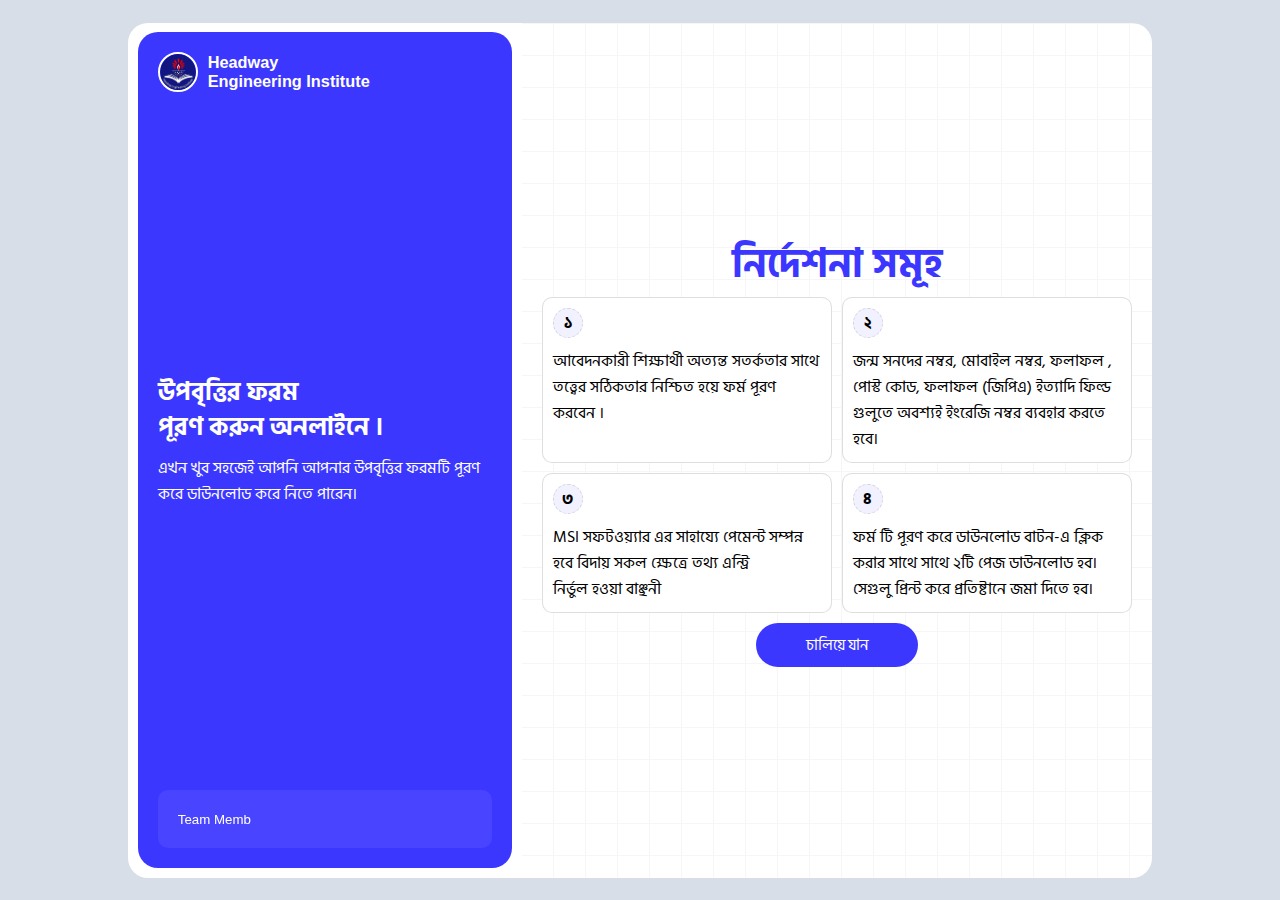
<file: index.html>
<!DOCTYPE html>
<html lang="en">

<head>
    <meta charset="UTF-8">
    <meta name="viewport" content="width=device-width, initial-scale=1.0">
    <title>UpoBritti</title>
    <link rel="stylesheet" href="css/style.css">
    <link rel="stylesheet" href="css/responseive.css">

</head>

<body>
    <main>
        <div id="sidebar">
            <section id="sidebar_branding">
                <img id="branding_image" src="./img/logo.png" alt="logo">
                <h3>Headway<br> Engineering Institute</h3>
            </section>
            <section>
                <h1 id="sidebar_title">উপবৃত্তির ফরম<br> পূরণ করুন অনলাইনে ।</h1>
                <p id="sidebar_desc">এখন খুব সহজেই আপনি আপনার উপবৃত্তির ফরমটি পূরণ করে ডাউনলোড করে নিতে পারেন।</p>
                <button id="sidebar_button">Continue</button>
            </section>
            <section id="sidebar_cradit">
                <div id="credit_holder">
                    <p id="auto_type"></p>
                </div>
            </section>
        </div>
        <form>
            <div id="instruction">
                <h2 id="instruction_title">নির্দেশনা সমূহ</h2>
                <div id="instruction_boxes">
                    <div class="instruction_box">
                        <div class="box_number">১</div>
                        <p class="box_desc">আবেদনকারী শিক্ষার্থী অত্যন্ত সতর্কতার সাথে তত্ত্বের সঠিকতার নিশ্চিত হয়ে
                            ফর্ম পূরণ করবেন ।</p>
                    </div>
                    <div class="instruction_box">
                        <div class="box_number">২</div>
                        <p class="box_desc">জন্ম সনদের নম্বর, মোবাইল নম্বর, ফলাফল , পোস্ট কোড, ফলাফল (জিপিএ) ইত্যাদি
                            ফিল্ড গুলুতে অবশ্যই ইংরেজি নম্বর ব্যবহার করতে হবে।</p>
                    </div>
                    <div class="instruction_box">
                        <div class="box_number">৩</div>
                        <p class="box_desc">MSI সফটওয়্যার এর সাহায্যে পেমেন্ট সম্পন্ন হবে বিদায় সকল ক্ষেত্রে তথ্য
                            এন্ট্রি নির্ভুল হওয়া বাঞ্ছনী</p>
                    </div>
                    <div class="instruction_box">
                        <div class="box_number">৪</div>
                        <p class="box_desc">
                            ফর্ম টি পূরণ করে ডাউনলোড বাটন-এ ক্লিক করার সাথে সাথে ২টি পেজ ডাউনলোড হব। সেগুলু প্রিন্ট করে
                            প্রতিষ্টানে জমা দিতে হব।
                        </p>
                    </div>
                </div>
                <button id="instruction_button" type="button">চালিয়ে যান</button>

            </div>
            <div id="inputs" class="go_right">
                <div id="inputs_area">
                    <section>
                        <div class="section_heading">
                            <h3 class="section_title">ব্যক্তিগত তথ্য</h3>
                            <p class="section_desc">ফরমে চাওয়া প্রতিটি তথ্য দিয়ে পরবর্তী ধাপে যান।</p>
                        </div>
                        <div class="all_inputs">
                            <div class="input_group">
                                <label for="name_bangla">শিক্ষার্থীর নাম (বাংলা)</label>
                                <input id="name_bangla" name="name_bangla" type="text" class="input" spellcheck="false"
                                    required>
                            </div>
                            <div class="input_group">
                                <label for="name_english">শিক্ষার্থীর নাম (ইংরেজি)</label>
                                <input id="name_english" name="name_english" type="text" class="input"
                                    spellcheck="false" required>
                            </div>
                            <div class="input_group">
                                <label for="birth_certificate">জন্ম সনদের নাম্বার</label>
                                <input id="birth_certificate" name="birth_certificate" type="number" class="input"
                                    required>
                            </div>
                            <div class="input_group">
                                <label for="birth_date">জন্ম তারিখ</label>
                                <input id="birth_date" name="birth_date" type="date" class="input" required>
                            </div>
                            <div class="input_group">
                                <label for="sex">লিঙ্গ</label>
                                <select id="sex" name="sex" class="input" required>
                                    <option value="পুরুষ">পুরুষ</option>
                                    <option value="মহিলা">মহিলা</option>
                                    <option value="অন্যান্য">অন্যান্য</option>
                                </select>
                            </div>
                            <div class="input_group">
                                <label for="father_name_bangla">পিতার নাম (বাংলা)</label>
                                <input id="father_name_bangla" name="father_name_bangla" type="text" class="input"
                                    spellcheck="false" required>
                            </div>
                            <div class="input_group">
                                <label for="father_name_english">পিতার নাম (ইংরেজি)</label>
                                <input id="father_name_english" name="father_name_english" type="text" class="input"
                                    spellcheck="false" required>
                            </div>
                            <div class="input_group">
                                <label for="father_nid">পিতার এন আই ডি</label>
                                <input id="father_nid" name="father_nid" type="number" class="input" required>
                            </div>
                            <div class="input_group">
                                <label for="father_birthdate">পিতার জন্ম তারিখ</label>
                                <input id="father_birthdate" name="father_birthdate" type="date" class="input" required>
                            </div>
                            <div class="input_group">
                                <label for="father_mobile">পিতার মোবাইল নম্বর</label>
                                <input id="father_mobile" name="father_mobile" type="number" class="input" required>
                            </div>
                            <div class="input_group">
                                <label for="marital_status">বৈবাহিক অবস্থা</label>
                                <select id="marital_status" name="marital_status" class="input">
                                    <option value="বিবাহিত">বিবাহিত</option>
                                    <option value="অবিবাহিত">অবিবাহিত</option>
                                </select>
                            </div>
                            <div class="input_group">
                                <label for="mother_name_bangla">মাতার নাম (বাংলা )</label>
                                <input id="mother_name_bangla" name="mother_name_bangla" type="text" class="input"
                                    spellcheck="false" required>
                            </div>
                            <div class="input_group">
                                <label for="mother_name_english">মাতার নাম (ইংরেজি)</label>
                                <input id="mother_name_english" name="mother_name_english" type="text" class="input"
                                    spellcheck="false" required>
                            </div>
                            <div class="input_group">
                                <label for="mother_nid">মাতার এন আই ডি</label>
                                <input id="mother_nid" name="mother_nid" type="number" class="input" required>
                            </div>
                            <div class="input_group">
                                <label for="mother_birthdate">মাতার জন্ম তারিখ</label>
                                <input id="mother_birthdate" name="mother_birthdate" type="date" class="input" required>
                            </div>
                            <div class="input_group">
                                <label for="mother_mobile">মাতার মোবাইল নম্বর</label>
                                <input id="mother_mobile" name="mother_mobile" type="number" class="input" required>
                            </div>
                        </div>
                    </section>
                    <section>
                        <div class="section_heading">
                            <h3 class="section_title">স্থায়ী ঠিকানা</h3>
                            <p class="section_desc">ফরমে চাওয়া প্রতিটি তথ্য দিয়ে পরবর্তী ধাপে যান।</p>
                        </div>
                        <div class="all_inputs">
                            <div class="input_group">
                                <label for="permanent_division">বিভাগ</label>
                                <select id="permanent_division" name="permanent_division" class="input" required>
                                    <option value="">বিভাগ সিলেক্ট করুন</option>
                                </select>
                            </div>
                            <div class="input_group">
                                <label for="permanent_district">জেলা</label>
                                <select id="permanent_district" name="permanent_district" class="input" required>
                                    <option value="">জেলা সিলেক্ট করুন</option>
                                </select>
                            </div>
                            <div class="input_group">
                                <label for="permanent_upozila">উপজেলা</label>
                                <select id="permanent_upozila" name="permanent_upozila" class="input" required>
                                    <option value="">উপজেলা সিলেক্ট করুন</option>
                                </select>
                            </div>
                            <div class="input_group">
                                <label for="permanent_union">পৌরসভা/ইউনিয়ন/সিটি কর্পোরেশন</label>
                                <input id="permanent_union" name="permanent_union" type="text" class="input"
                                    spellcheck="false" required>
                            </div>
                            <div class="input_group">
                                <label for="permanent_postcode">পোস্ট কোড</label>
                                <input id="permanent_postcode" name="permanent_postcode" type="number" class="input"
                                    required>
                            </div>
                            <div class="input_group">
                                <label for="permanent_location">ঠিকানা / গ্রাম</label>
                                <input id="permanent_location" name="permanent_location" type="text" class="input"
                                    spellcheck="false" required>
                            </div>
                        </div>
                    </section>
                    <section>
                        <div class="section_heading">
                            <h3 class="section_title">বর্তমান ঠিকানা</h3>
                            <p class="section_desc">ফরমে চাওয়া প্রতিটি তথ্য দিয়ে পরবর্তী ধাপে যান।</p>
                        </div>
                        <div class="all_inputs">
                            <div class="input_group">
                                <label for="present_division">বিভাগ</label>
                                <select id="present_division" name="present_division" class="input" required>
                                    <option value="">বিভাগ সিলেক্ট করুন</option>
                                </select>
                            </div>
                            <div class="input_group">
                                <label for="present_district">জেলা</label>
                                <select id="present_district" name="present_district" class="input" required>
                                    <option value="">জেলা সিলেক্ট করুন</option>
                                </select>
                            </div>
                            <div class="input_group">
                                <label for="present_upozila">উপজেলা</label>
                                <select id="present_upozila" name="present_upozila" class="input" required>
                                    <option value="">উপজেলা সিলেক্ট করুন</option>
                                </select>
                            </div>
                            <div class="input_group">
                                <label for="present_union">পৌরসভা/ইউনিয়ন/সিটি কর্পোরেশন</label>
                                <input id="present_union" name="present_union" type="text" class="input"
                                    spellcheck="false" required>
                            </div>
                            <div class="input_group">
                                <label for="present_postcode">পোস্ট কোড</label>
                                <input id="present_postcode" name="present_postcode" type="number" class="input"
                                    required>
                            </div>
                            <div class="input_group">
                                <label for="present_location">ঠিকানা / গ্রাম</label>
                                <input id="present_location" name="present_location" type="text" class="input"
                                    spellcheck="false" required>
                            </div>
                        </div>
                    </section>
                    <section>
                        <div class="section_heading">
                            <h3 class="section_title">পূর্ববর্তী শিক্ষা তথ্য</h3>
                            <p class="section_desc">ফরমে চাওয়া প্রতিটি তথ্য দিয়ে পরবর্তী ধাপে যান।</p>
                        </div>
                        <div class="all_inputs">
                            <div class="input_group">
                                <label for="previous_edu_division">বিভাগ</label>
                                <select id="previous_edu_division" name="previous_edu_division" class="input" required>
                                    <option value="">বিভাগ সিলেক্ট করুন</option>
                                </select>
                            </div>
                            <div class="input_group">
                                <label for="previous_edu_district">জেলা</label>
                                <select id="previous_edu_district" name="previous_edu_district" class="input" required>
                                    <option value="">জেলা সিলেক্ট করুন</option>
                                </select>
                            </div>
                            <div class="input_group">
                                <label for="previous_edu_upozila">উপজেলা</label>
                                <select id="previous_edu_upozila" name="previous_edu_upozila" class="input" required>
                                    <option value="">উপজেলা সিলেক্ট করুন</option>
                                </select>
                            </div>
                            <div class="input_group">
                                <label for="previous_institute_name">প্রতিষ্ঠানের নাম</label>
                                <input id="previous_institute_name" name="previous_institute_name" type="text"
                                    class="input" spellcheck="false" required>
                            </div>
                            <div class="input_group">
                                <label for="passing_year">উত্তীন হওয়ার বছর</label>
                                <input id="passing_year" name="passing_year" type="number" class="input" required>
                            </div>
                            <div class="input_group">
                                <label for="previous_edu_board">বোর্ড</label>
                                <select id="previous_edu_board" name="previous_edu_board" class="input" required>
                                    <option value="সিলেট">সিলেট</option>
                                    <option value="ঢাকা">ঢাকা</option>
                                    <option value="চট্টগ্রাম">চট্টগ্রাম</option>
                                    <option value="রাজশাহী">রাজশাহী</option>
                                    <option value="যশোর">যশোর</option>
                                    <option value="কুমিল্লা">কুমিল্লা</option>
                                    <option value="বরিশাল">বরিশাল</option>
                                    <option value="দিনাজপুর">দিনাজপুর</option>
                                    <option value="বাংলাদেশ কারিগরি শিক্ষা বোর্ড">
                                        বাংলাদেশ কারিগরি শিক্ষা বোর্ড
                                    </option>
                                    <option value="বাংলাদেশ মাদ্রাসা শিক্ষা বোর্ড">
                                        বাংলাদেশ মাদ্রাসা শিক্ষা বোর্ড
                                    </option>
                                </select>
                            </div>
                            <div class="input_group">
                                <label for="previous_edu_technology">টেকনোলজি/ট্রেড</label>
                                <select id="previous_edu_technology" name="previous_edu_technology" class="input"
                                    required>
                                    <option value="">টেকনোলজি সিলেক্ট করুন</option>
                                    <option value="কম্পিউটার টেকনোলজি">কম্পিউটার টেকনোলজি</option>
                                    <option value="সিভিল টেকনোলজি">সিভিল টেকনোলজি</option>
                                    <option value="ইলেকট্রনিক্স টেকনোলজি">ইলেকট্রনিক্স টেকনোলজি</option>
                                    <option value="আর্কিটেকচার টেকনোলজি">আর্কিটেকচার টেকনোলজি</option>
                                    <option value="others">অন্যান্য</option>
                                </select>
                                <input id="others_previous_edu_technology" type="text" class="input">
                            </div>
                            <div class="input_group">
                                <label for="previous_exam">পূর্ববর্তী পরীক্ষার নাম</label>
                                <select id="previous_exam" name="previous_exam" class="input" required>
                                    <option value="এস.এস.সি" selected>এস.এস.সি</option>
                                    <option value="এইচ.এস.সি">এইচ.এস.সি</option>
                                </select>
                            </div>
                            <div class="input_group">
                                <label for="previous_roll">রোল</label>
                                <input id="previous_roll" name="previous_roll" type="number" class="input" required>
                            </div>
                            <div class="input_group">
                                <label for="previous_result">ফলাফল (জিপিএ)</label>
                                <input id="previous_result" name="previous_result" type="number" class="input" required>
                            </div>
                        </div>
                    </section>
                    <section>
                        <div class="section_heading">
                            <h3 class="section_title">বর্তমান শিক্ষা তথ্য</h3>
                            <p class="section_desc">ফরমে চাওয়া প্রতিটি তথ্য দিয়ে পরবর্তী ধাপে যান।</p>
                        </div>
                        <div class="all_inputs">
                            <div class="input_group">
                                <label for="present_edu_division">বিভাগ</label>
                                <select id="present_edu_division" name="present_edu_division" class="input" required>
                                    <option value="">বিভাগ সিলেক্ট করুন</option>
                                </select>
                            </div>
                            <div class="input_group">
                                <label for="present_edu_district">জেলা</label>
                                <select id="present_edu_district" name="present_edu_district" class="input" required>
                                    <option value="">জেলা সিলেক্ট করুন</option>
                                </select>
                            </div>
                            <div class="input_group">
                                <label for="present_edu_upozila">উপজেলা</label>
                                <select id="present_edu_upozila" name="present_edu_upozila" class="input" required>
                                    <option value="">উপজেলা সিলেক্ট করুন</option>
                                </select>
                            </div>
                            <div class="input_group">
                                <label for="present_institute_name">প্রতিষ্ঠানের নাম</label>
                                <input id="present_institute_name" name="present_institute_name" type="text"
                                    class="input" spellcheck="false" required>
                            </div>
                            <div class="input_group">
                                <label for="semister">শ্রেনী</label>
                                <select id="semister" name="semister" class="input" required>
                                    <option value="">শ্রেনী সিলেক্ট করুন</option>
                                    <option value="প্রথম সেমিস্টার">প্রথম সেমিস্টার</option>
                                    <option value="দ্বিতীয় সেমিস্টার">দ্বিতীয় সেমিস্টার</option>
                                    <option value="তৃতীয় সেমিস্টার">তৃতীয় সেমিস্টার</option>
                                    <option value="চতুর্থ সেমিস্টার">চতুর্থ সেমিস্টার</option>
                                    <option value="পঞ্চম সেমিস্টার">পঞ্চম সেমিস্টার</option>
                                    <option value="ষষ্ঠ সেমিস্টার">ষষ্ঠ সেমিস্টার</option>
                                    <option value="সপ্তম সেমিস্টার">সপ্তম সেমিস্টার</option>
                                    <option value="অষ্টম সেমিস্টার">অষ্টম সেমিস্টার</option>
                                </select>
                            </div>
                            <div class="input_group">
                                <label for="present_edu_technology">টেকনোলজি/ট্রেড</label>
                                <select id="present_edu_technology" name="present_edu_technology" class="input"
                                    required>
                                    <option value="">টেকনোলজি সিলেক্ট করুন</option>
                                    <option value="কম্পিউটার টেকনোলজি">কম্পিউটার টেকনোলজি</option>
                                    <option value="সিভিল টেকনোলজি">সিভিল টেকনোলজি</option>
                                    <option value="ইলেকট্রনিক্স টেকনোলজি">ইলেকট্রনিক্স টেকনোলজি</option>
                                    <option value="আর্কিটেকচার টেকনোলজি">আর্কিটেকচার টেকনোলজি</option>
                                    <option value="others">অন্যান্য</option>
                                </select>
                                <input id="others_present_edu_technology" type="text" class="input">
                            </div>
                            <div class="input_group">
                                <label for="present_shift">শিফট এবং গ্রুপ</label>
                                <input id="present_shift" name="present_shift" type="text" class="input"
                                    spellcheck="false">
                            </div>
                            <div class="input_group">
                                <label for="present_roll">রোল</label>
                                <input id="present_roll" name="present_roll" type="number" class="input"
                                    spellcheck="false" required>
                            </div>
                        </div>
                    </section>
                    <section>
                        <div class="section_heading">
                            <h3 class="section_title">অভিভাবকের তথ্য</h3>
                            <p class="section_desc">ফরমে চাওয়া প্রতিটি তথ্য দিয়ে পরবর্তী ধাপে যান।</p>
                        </div>
                        <div class="all_inputs">
                            <div class="input_group">
                                <label for="guardian">সম্পর্ক নির্বাচন করুন</label>
                                <select id="guardian" name="guardian" class="input" required>
                                    <option value="">সম্পর্ক নির্বাচন করুন</option>
                                    <option value="পিতা">পিতা</option>
                                    <option value="মাতা">মাতা</option>
                                    <option value="ভাই">ভাই</option>
                                    <option value="বোন">বোন</option>
                                    <option value="অন্যান্য">অন্যান্য</option>
                                </select>
                            </div>
                            <div class="input_group">
                                <label for="guardian_name_bangla">নাম (বাংলা)</label>
                                <input id="guardian_name_bangla" name="guardian_name_bangla" type="text" class="input"
                                    spellcheck="false" required>
                            </div>
                            <div class="input_group">
                                <label for="guardian_name_english">নাম (ইংরেজি)</label>
                                <input id="guardian_name_english" name="guardian_name_english" type="text" class="input"
                                    spellcheck="false" required>
                            </div>
                            <div class="input_group">
                                <label for="guardian_nid">অভিভাবকের এনআইডি</label>
                                <input id="guardian_nid" name="guardian_nid" type="number" class="input" required>
                            </div>
                            <div class="input_group">
                                <label for="guardian_birthdate">জন্ম তারিখ</label>
                                <input id="guardian_birthdate" name="guardian_birthdate" type="date" class="input"
                                    required>
                            </div>
                            <div class="input_group">
                                <label for="guardian_mobile">মোবাইল নম্বর</label>
                                <input id="guardian_mobile" name="guardian_mobile" type="number" class="input" required>
                            </div>
                        </div>
                    </section>
                    <section>
                        <div class="section_heading">
                            <h3 class="section_title">যোগ্যতার শর্ত এবং সংযুক্তি</h3>
                            <p class="section_desc">ফরমে চাওয়া প্রতিটি তথ্য দিয়ে পরবর্তী ধাপে যান।</p>
                        </div>
                        <div class="all_inputs">
                            <div class="input_group">
                                <label for="edu_cost_bearer">পড়াশুনা খরচ বহন করবে কে?</label>
                                <select id="edu_cost_bearer" name="edu_cost_bearer" class="input" required>
                                    <option value="পিতা&check;/মাতা/অভিভাবক">পিতা</option>
                                    <option value="পিতা/মাতা&check;/অভিভাবক">মাতা</option>
                                    <option value="পিতা/মাতা/অভিভাবক&check;">অভিভাবক</option>
                                </select>
                            </div>
                            <div class="input_group">
                                <label for="minority">আবেদনকারী কি বাংলাদেশের কোনও ক্ষুদ্র নৃ-গোষ্ঠিীর</label>
                                <select id="minority" name="minority" class="input" required>
                                    <option value="হ্যাঁ&check;/না">হ্যাঁ</option>
                                    <option value="হ্যাঁ/না&check;">না</option>
                                </select>
                            </div>
                            <div class="input_group">
                                <label for="Freedom_fighters">আবেদনকারী কি মুক্তিযোদ্ধা পরিবারের সন্তান (মুক্তিযোদ্ধা
                                    প্রজন্ম)?</label>
                                <select id="Freedom_fighters" name="Freedom_fighters" class="input" required>
                                    <option value="হ্যাঁ&check;/না">হ্যাঁ</option>
                                    <option value="হ্যাঁ/না&check;">না</option>
                                </select>
                            </div>
                            <div class="input_group">
                                <label for="another_stipand_source">আবেদনকারী কি অন্য কোন উৎস হতে বৃত্তি/উপবৃত্তি
                                    পান?</label>
                                <select id="another_stipand_source" name="another_stipand_source" class="input"
                                    required>
                                    <option value="হ্যাঁ&check;/না">হ্যাঁ</option>
                                    <option value="হ্যাঁ/না&check;">না</option>
                                </select>
                            </div>
                            <div class="input_group">
                                <label for="physical_disability">আবেদনকারীর কি কোন শারীরিক প্রতিবন্ধকতা আছে?</label>
                                <select id="physical_disability" name="physical_disability" class="input" required>
                                    <option value="হ্যাঁ&check;/না">হ্যাঁ</option>
                                    <option value="হ্যাঁ/না&check;">না</option>
                                </select>
                            </div>
                        </div>
                    </section>


                    <section>
                        <div class="section_heading">
                            <h3 class="section_title">পেমেন্ট বিবরণ</h3>
                            <p class="section_desc">ফরমে চাওয়া প্রতিটি তথ্য দিয়ে পরবর্তী ধাপে যান।</p>
                        </div>
                        <div class="all_inputs">
                            <div class="input_group">
                                <label for="payment_method">মোবাইল ব্যাংকিং সেবাদাকারী প্রতিষ্টান</label>
                                <select id="payment_method" name="payment_method" class="input" required>
                                    <option value="বিকাশ&check; / নগদ">বিকাশ</option>
                                    <option value="বিকাশ / নগদ&check;" selected>নগদ</option>
                                </select>
                            </div>
                            <div class="input_group">
                                <label for="payment_reciver_nid">অ্যাকাউন্টধারীর এনআইডি নম্বর</label>
                                <input id="payment_reciver_nid" name="payment_reciver_nid" type="number" class="input"
                                    required>
                            </div>
                            <div class="input_group">
                                <label for="account_number">অ্যাকাউন্ট নম্বর</label>
                                <input id="account_number" name="account_number" type="number" class="input" required>
                            </div>
                        </div>
                    </section>
                </div>
                <div id="buttons_area">
                    <button type="button" class="button">পূর্ববর্তী</button>
                    <button type="button" class="button" id="button_download">ডউনলোড<span class="button_icon"><img
                                src="./img/icon_download.svg" alt=""></span></button>
                </div>
            </div>
        </form>
    </main>
    <script src="./js/vandor/typed.umd.js"></script>
    <script src="./js/vandor/html2pdf.bundle.min.js"></script>
    <script type="module" src="./js/script.js"></script>
</body>

</html>
</file>
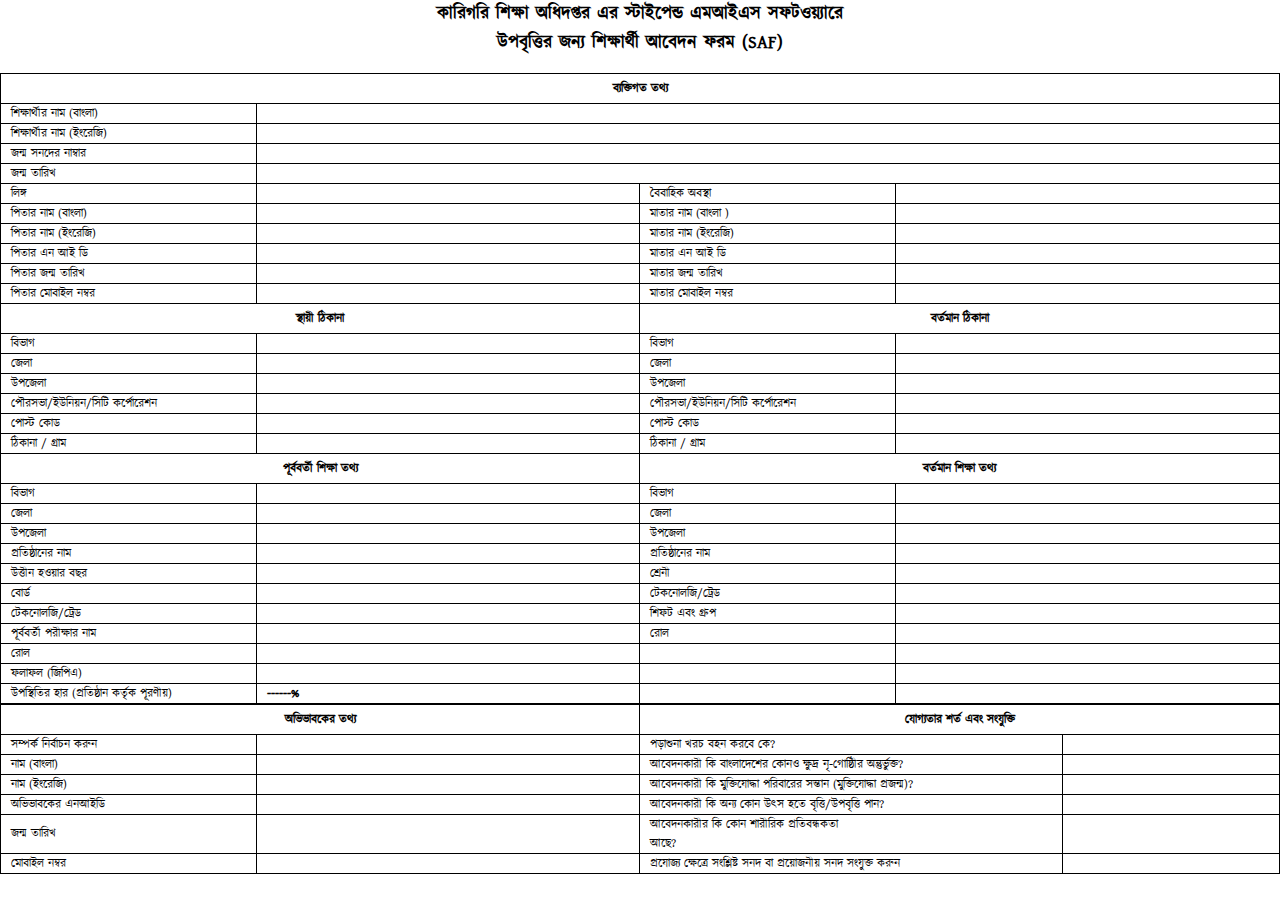
<file: pages/page_one.html>
<!DOCTYPE html>
<html lang="en">

<head>
    <meta charset="UTF-8">
    <meta name="viewport" content="width=device-width, initial-scale=1.0">
    <title>Document</title>
    <link rel="stylesheet" href="../pages/page.css">
</head>

<body>
    <h1 id="title">
        কারিগরি শিক্ষা অধিদপ্তর এর স্টাইপেন্ড এমআইএস সফটওয়্যারে<br />
        উপবৃত্তির জন্য শিক্ষার্থী আবেদন ফরম (SAF)
    </h1>
    <table id="table_one">
        <col style="width:20%">
        <col style="width:30%">
        <col style="width:20%">
        <col style="width:30%">
        <tr>
            <th colspan=" 5">ব্যক্তিগত তথ্য</th>
        </tr>
        <tr>
            <td>শিক্ষার্থীর নাম (বাংলা)</td>
            <td id="name_bangla" colspan="4" lang="bn"></td>
        </tr>
        <tr>
            <td>শিক্ষার্থীর নাম (ইংরেজি)</td>
            <td id="name_english" colspan="4"></td>
        </tr>
        <tr>
            <td>জন্ম সনদের নাম্বার</td>
            <td id="birth_certificate" colspan="4"></td>
        </tr>
        <tr>
            <td>জন্ম তারিখ</td>
            <td id="birth_date" colspan="4"></td>
        </tr>
        <tr>
            <td>লিঙ্গ</td>
            <td id="sex" lang="bn"></td>
            <td>বৈবাহিক অবস্থা</td>
            <td id="marital_status" lang="bn"></td>
        </tr>
        <tr>
            <td>পিতার নাম (বাংলা)</td>
            <td id="father_name_bangla" lang="bn"></td>
            <td>মাতার নাম (বাংলা )</td>
            <td id="mother_name_bangla" lang="bn"></td>
        </tr>
        <tr>
            <td>পিতার নাম (ইংরেজি)</td>
            <td id="father_name_english"></td>
            <td>মাতার নাম (ইংরেজি)</td>
            <td id="mother_name_english"></td>
        </tr>
        <tr>
            <td>পিতার এন আই ডি</td>
            <td id="father_nid"></td>
            <td>মাতার এন আই ডি</td>
            <td id="mother_nid"></td>
        </tr>
        <tr>
            <td>পিতার জন্ম তারিখ</td>
            <td id="father_birthdate"></td>
            <td>মাতার জন্ম তারিখ</td>
            <td id="mother_birthdate"></td>
        </tr>
        <tr>
            <td>পিতার মোবাইল নম্বর</td>
            <td id="father_mobile"></td>
            <td>মাতার মোবাইল নম্বর</td>
            <td id="mother_mobile"></td>
        </tr>
        <tr>
            <th colspan="2">স্থায়ী ঠিকানা</th>
            <th colspan="2">বর্তমান ঠিকানা</th>
        </tr>
        <tr>
            <td>বিভাগ</td>
            <td id="permanent_division" lang="bn"></td>
            <td>বিভাগ</td>
            <td id="present_division" lang="bn"></td>
        </tr>
        <tr>
            <td>জেলা</td>
            <td id="permanent_district" lang="bn"></td>
            <td>জেলা</td>
            <td id="present_district" lang="bn"></td>
        </tr>
        <tr>
            <td>উপজেলা</td>
            <td id="permanent_upozila" lang="bn"></td>
            <td>উপজেলা</td>
            <td id="present_upozila" lang="bn"></td>
        </tr>
        <tr>
            <td>পৌরসভা/ইউনিয়ন/সিটি কর্পোরেশন</td>
            <td id="permanent_union" lang="bn"></td>
            <td>পৌরসভা/ইউনিয়ন/সিটি কর্পোরেশন</td>
            <td id="present_union" lang="bn"></td>
        </tr>
        <tr>
            <td>পোস্ট কোড</td>
            <td id="permanent_postcode"></td>
            <td>পোস্ট কোড</td>
            <td id="present_postcode"></td>
        </tr>
        <tr>
            <td>ঠিকানা / গ্রাম</td>
            <td id="permanent_location" lang="bn"></td>
            <td>ঠিকানা / গ্রাম</td>
            <td id="present_location" lang="bn"></td>
        </tr>
        <tr>
            <th colspan="2" style="width: 50%;">পূর্ববর্তী শিক্ষা তথ্য</th>
            <th colspan="2" style="width: 50%;">বর্তমান শিক্ষা তথ্য</th>
        </tr>
        <tr>
            <td>বিভাগ</td>
            <td id="previous_edu_division" lang="bn"></td>
            <td>বিভাগ</td>
            <td id="present_edu_division" lang="bn"></td>
        </tr>
        <tr>
            <td>জেলা</td>
            <td id="previous_edu_district" lang="bn"></td>
            <td>জেলা</td>
            <td id="present_edu_district" lang="bn"></td>
        </tr>
        <tr>
            <td>উপজেলা</td>
            <td id="previous_edu_upozila" lang="bn"></td>
            <td>উপজেলা</td>
            <td id="present_edu_upozila" lang="bn"></td>
        </tr>
        <tr>
            <td>প্রতিষ্ঠানের নাম</td>
            <td id="previous_institute_name" lang="bn"></td>
            <td>প্রতিষ্ঠানের নাম</td>
            <td id="present_institute_name" lang="bn"></td>
        </tr>
        <tr>
            <td>উত্তীন হওয়ার বছর</td>
            <td id="passing_year" lang="bn"></td>
            <td>শ্রেনী</td>
            <td id="semister" lang="bn"></td>
        </tr>
        <tr>
            <td>বোর্ড</td>
            <td id="previous_edu_board" lang="bn"></td>
            <td>টেকনোলজি/ট্রেড</td>
            <td id="present_edu_technology" lang="bn"></td>
        </tr>
        <tr>
            <td>টেকনোলজি/ট্রেড</td>
            <td id="previous_edu_technology" lang="bn"></td>
            <td>শিফট এবং গ্রুপ</td>
            <td id="present_shift" lang="bn"></td>
        </tr>
        <tr>
            <td>পূর্ববর্তী পরীক্ষার নাম</td>
            <td id="previous_exam" lang="bn"></td>
            <td>রোল</td>
            <td id="present_roll"></td>
        </tr>
        <tr>
            <td>রোল</td>
            <td id="previous_roll"></td>
            <td></td>
            <td></td>
        </tr>
        <tr>
            <td>ফলাফল (জিপিএ)</td>
            <td id="previous_result"></td>
            <td></td>
            <td></td>
        </tr>
        <tr>
            <td>উপস্থিতির হার (প্রতিষ্ঠান কর্তৃক পূরণীয়)</td>
            <td><b>------%</b></td>
            <td></td>
            <td></td>
        </tr>
    </table>
    <table id="table_two">
        <col style="width:20%">
        <col style="width:30%">
        <col style="width:33%">
        <col style="width:17%">
        <tr>
            <th colspan="2">অভিভাবকের তথ্য</th>
            <th colspan="2">যোগ্যতার শর্ত এবং সংযুক্তি</th>
        </tr>
        <tr>
            <td>সম্পর্ক নির্বাচন করুন</td>
            <td id="guardian" lang="bn"></td>
            <td>পড়াশুনা খরচ বহন করবে কে?</td>
            <td id="edu_cost_bearer"></td>
        </tr>
        <tr>
            <td>নাম (বাংলা)</td>
            <td id="guardian_name_bangla" lang="bn"></td>
            <td>আবেদনকারী কি বাংলাদেশের কোনও ক্ষুদ্র নৃ-গোষ্ঠিীর
                অন্তুর্ভুক্ত?</td>
            <td id="minority" lang="bn"></td>
        </tr>
        <tr>
            <td>নাম (ইংরেজি)</td>
            <td id="guardian_name_english" lang="bn"></td>
            <td>আবেদনকারী কি মুক্তিযোদ্ধা পরিবারের সন্তান (মুক্তিযোদ্ধা
                প্রজন্ম)?</td>
            <td id="Freedom_fighters" lang="bn"></td>
        </tr>
        <tr>
            <td>অভিভাবকের এনআইডি</td>
            <td id="guardian_nid" lang="bn"></td>
            <td>আবেদনকারী কি অন্য কোন উৎস হতে বৃত্তি/উপবৃত্তি পান?</td>
            <td id="another_stipand_source" lang="bn"></td>
        </tr>
        <tr>
            <td>জন্ম তারিখ</td>
            <td id="guardian_birthdate"></td>
            <td>আবেদনকারীর কি কোন শারীরিক প্রতিবন্ধকতা <br>আছে?</td>
            <td id="physical_disability" lang="bn"></td>
        </tr>
        <tr>
            <td>মোবাইল নম্বর</td>
            <td id="guardian_mobile"></td>
            <td>প্রযোজ্য ক্ষেত্রে সংশ্লিষ্ট সনদ বা প্রয়োজনীয় সনদ সংযুক্ত করুন</td>
            <td></td>
        </tr>
    </table>
</body>

</html>
</file>
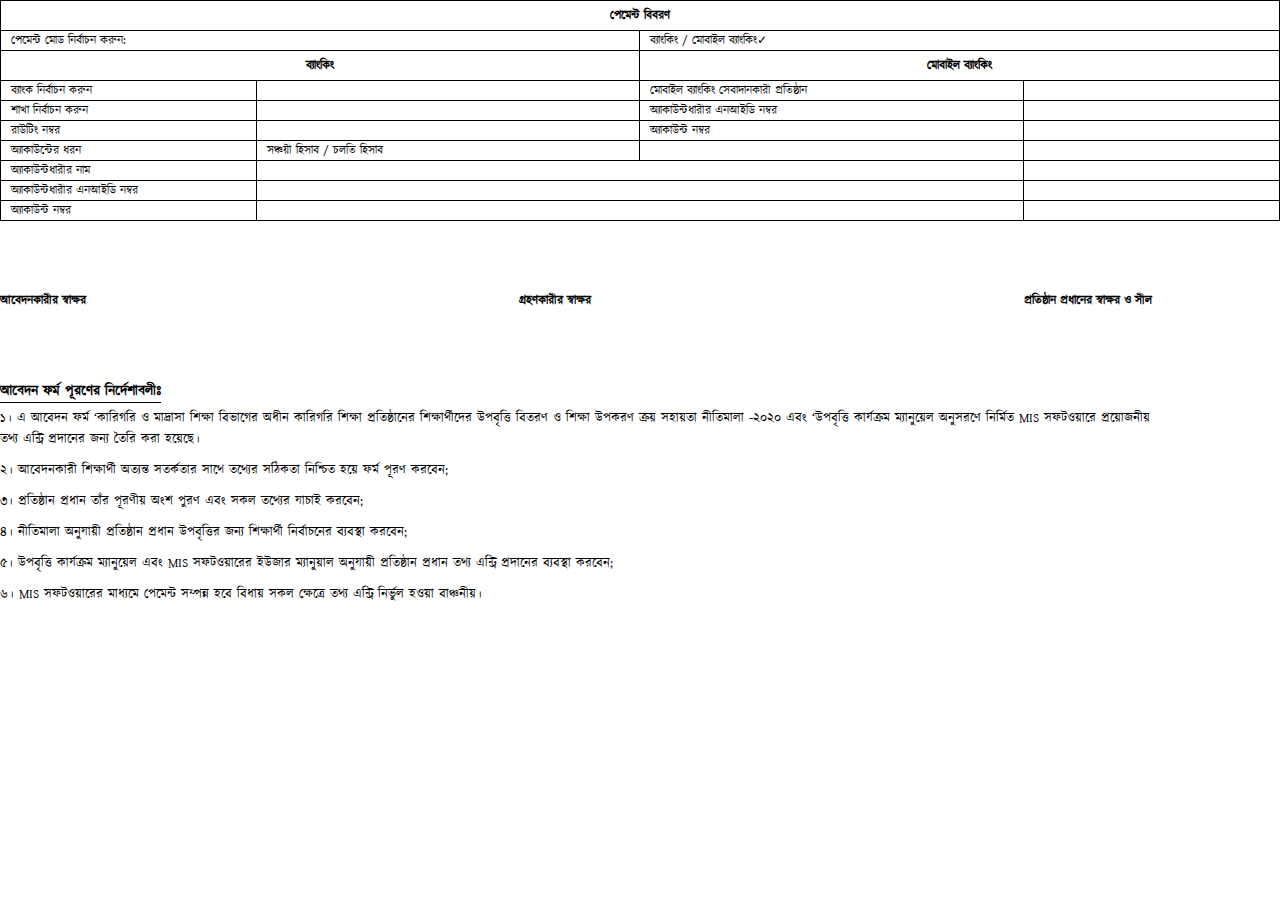
<file: pages/page_two.html>
<!DOCTYPE html>
<html lang="en">

<head>
    <meta charset="UTF-8">
    <meta name="viewport" content="width=device-width, initial-scale=1.0">
    <title>Document</title>
    <link rel="stylesheet" href="../pages/page.css">
</head>

<body>
    <table>
        <col style="width:20%">
        <col style="width:30%">
        <col style="width:30%">
        <col style="width:20%">
        <tr>
            <th colspan="4">পেমেন্ট বিবরণ</th>
        </tr>
        <tr>
            <td colspan="2">পেমেন্ট মোড নির্বাচন করুন:</td>
            <td colspan="2">ব্যাংকিং / মোবাইল ব্যাংকিং&check;</td>
        </tr>
        <tr>
            <th colspan="2">ব্যাংকিং</th>
            <th colspan="2">মোবাইল ব্যাংকিং</th>
        </tr>
        <tr>
            <td>ব্যাংক নির্বাচন করুন</td>
            <td></td>
            <td>মোবাইল ব্যাংকিং সেবাদানকারী প্রতিষ্ঠান</td>
            <td id="payment_method" lang="bn"></td>
        </tr>
        <tr>
            <td>শাখা নির্বাচন করুন</td>
            <td></td>
            <td>অ্যাকাউন্টধারীর এনআইডি নম্বর</td>
            <td id="payment_reciver_nid"></td>
        </tr>
        <tr>
            <td>রাউটিং নম্বর</td>
            <td></td>
            <td>অ্যাকাউন্ট নম্বর</td>
            <td id="account_number"></td>
        </tr>
        <tr>
            <td>অ্যাকাউন্টের ধরন</td>
            <td>সঞ্চয়ী হিসাব / চলতি হিসাব</td>
            <td></td>
            <td></td>
        </tr>
        <tr>
            <td>অ্যাকাউন্টধারীর নাম</td>
            <td colspan="2"></td>
            <td></td>
        </tr>
        <tr>
            <td>অ্যাকাউন্টধারীর এনআইডি নম্বর</td>
            <td colspan="2"></td>
            <td></td>
        </tr>
        <tr>
            <td>অ্যাকাউন্ট নম্বর</td>
            <td colspan="2"></td>
            <td></td>
        </tr>
    </table>
    <section class="sign">
        <h4>আবেদনকারীর স্বাক্ষর</h4>
        <h4>গ্রহণকারীর স্বাক্ষর</h4>
        <h4>প্রতিষ্ঠান প্রধানের স্বাক্ষর ও সীল</h4>
    </section>
    <section class="instruction">
        <h3 class="instruction_title">আবেদন ফর্ম পূরণের নির্দেশাবলীঃ</h3>
        <p>১। এ আবেদন ফর্ম ‘কারিগরি ও মাদ্রাসা শিক্ষা বিভাগের অধীন কারিগরি শিক্ষা প্রতিষ্ঠানের
            শিক্ষার্থীদের উপবৃত্তি বিতরণ ও শিক্ষা উপকরণ ক্রয় সহায়তা নীতিমালা -২০২০ এবং ‘উপবৃত্তি
            কার্যক্রম ম্যানুয়েল অনুসরণে নির্মিত MIS সফটওয়ারে প্রয়োজনীয় তথ্য এন্ট্রি প্রদানের জন্য
            তৈরি করা হয়েছে।</p>
        <p>২। আবেদনকারী শিক্ষার্থী অত্যন্ত সতর্কতার সাথে তথ্যের সঠিকতা নিশ্চিত হয়ে ফর্ম পূরণ করবেন;</p>
        <p>৩। প্রতিষ্ঠান প্রধান তাঁর পূরণীয় অংশ পুরণ এবং সকল তথ্যের যাচাই করবেন;</p>
        <p>৪। নীতিমালা অনুযায়ী প্রতিষ্ঠান প্রধান উপবৃত্তির জন্য শিক্ষার্থী নির্বাচনের ব্যবস্থা করবেন;</p>
        <p>৫। উপবৃত্তি কার্যক্রম ম্যানুয়েল এবং MIS সফটওয়ারের ইউজার ম্যানুয়াল অনুযায়ী প্রতিষ্ঠান প্রধান তথ্য
            এন্ট্রি প্রদানের ব্যবস্থা করবেন;</p>
        <p>৬। MIS সফটওয়ারের মাধ্যমে পেমেন্ট সম্পন্ন হবে বিধায় সকল ক্ষেত্রে তথ্য এন্ট্রি নির্ভুল হওয়া
            বাঞ্চনীয়।</p>
    </section>
</body>

</html>
</file>
<file: css/style.css>
/* -----------------------------------
            Custom Font Face
------------------------------------- */
@font-face {
    font-family: 'hind_regular';
    src: url('../font/hind_regular.ttf') format('truetype');
    font-weight: normal;
    font-style: normal;
}

@font-face {
    font-family: 'hind_bold';
    src: url('../font/hind_bold.ttf') format('truetype');
    font-weight: bold;
    font-style: normal;
}

/* -----------------------------------
            Variables
------------------------------------- */
:root {
    --color-primary: #3c37ff;
    --color-primary--lite: rgba(62, 55, 255, 0.500);
    --color-secondary: #d8dee7;
    --color-scroll: #3e37ff6c;
    --input-background: #f3f9ff;
    --color-border: #68686838;
}

/* -----------------------------------
            Css Reset
------------------------------------- */
* {
    margin: 0;
    padding: 0;
    box-sizing: border-box;
}

html {
    font-size: 62.25%;
}

body {
    height: 100vh;
    width: 100vw;
    overflow: hidden;
    display: flex;
    align-items: center;
    justify-content: center;
    font-size: 1.6rem;
    font-family: "hind_regular";
    background-color: var(--color-secondary);
}

/* -----------------------------------
            Global Style
------------------------------------- */

.go_left {
    top: 0;
    left: 0;
    position: absolute;
    transform: translateX(-100%);
}

.go_right {
    top: 0;
    left: 0;
    position: absolute;
    transform: translateX(100%);
}

button {
    display: flex;
    align-items: center;
    font-family: 'hind_regular';
}

#welcome,
#instruction,
#inputs {
    height: 100%;
    width: 100%;
    transition: transform .5s;
    z-index: 1;
}

#others_previous_edu_technology,
#others_present_edu_technology {
    display: none;
}

/* -----------------------------------
            Main Area
------------------------------------- */
main {
    height: 95%;
    width: 80%;
    background-color: white;
    border-radius: 2rem;
    display: grid;
    position: relative;
    overflow: hidden;
    grid-template-columns: 2.5fr 4fr;
}


/* -----------------------------------
            Sidebar Style
------------------------------------- */
#sidebar {
    background-color: var(--color-primary);
    transition: transform .5s;
    z-index: 99;
    color: white;
    display: flex;
    flex-direction: column;
    justify-content: space-between;
    padding: 2rem;
    margin: 1rem;
    border-radius: 2rem;
}

#sidebar_branding {
    display: flex;
    align-items: center;
    font-family: sans-serif;
    font-size: 1.4rem;
    gap: 1rem;
}

#branding_image {
    height: 4rem;
    width: 4rem;
    border-radius: 50%;
    border: 2px solid white;
}

#sidebar_title {
    font-size: 2.5rem;
    font-family: 'hind_bold', sans-serif;
    line-height: 3.5rem;
    margin-bottom: 1rem;
}

#sidebar_button {
    padding: 1rem 2rem;
    border: 0;
    border-radius: .5rem;
    background-color: white;
    color: var(--color-primary);
    margin-top: 1rem;
    display: none;
}

#credit_holder {
    background-color: rgba(255, 255, 255, 0.068);
    backdrop-filter: blur(10px);
    border-radius: 10px;
    padding: 20px;
    font-family: sans-serif;
}


/* -----------------------------------
            Instruction Style
------------------------------------- */
#instruction {
    display: flex;
    align-items: center;
    flex-direction: column;
    justify-content: center;
    padding: 2rem;
    overflow-y: scroll;
    background-image: url("../img/texture.svg");

}

#instruction::-webkit-scrollbar {
    display: none;
}

#instruction_title {
    font-size: 4rem;
    text-transform: uppercase;
    font-weight: bold;
    color: var(--color-primary);
    font-family: 'hind_bold', sans-serif;
}

#instruction_boxes {
    display: grid;
    grid-template-columns: repeat(2, 1fr);
    gap: 1rem;
}

.instruction_box {
    padding: 1rem;
    background-color: white;
    border-radius: 1rem;
    border: 1px solid var(--color-border);
}

.box_number {
    height: 3rem;
    width: 3rem;
    display: flex;
    align-items: center;
    justify-content: center;
    border: 1px dashed var(--color-border);
    border-radius: 50%;
    background-color: rgba(68, 68, 255, 0.075);
    margin-bottom: 1rem;
    font-family: 'hind_bold',
        sans-serif;
}

.box_title {
    font-size: 3rem;
    font-family: sans-serif;
    font-weight: bold;
    opacity: .7;
    color: #3c37ff;
}

#instruction_button {
    padding: 1rem 5rem;
    background-color: var(--color-primary);
    color: white;
    border: 0;
    margin-top: 1rem;
    border-radius: 3rem;
    transition: padding .5s;
    font-size: 1.5rem;
    font-family: "hind_regular";
}

#instruction_button:hover {
    padding: 1rem 4rem;
    background-color: #3e37ffd2;
}

/* -----------------------------------
            Sidebar Style end
------------------------------------- */
form {
    height: 100%;
    width: 100%;
    overflow: hidden;
    position: relative;
}

#inputs {
    display: flex;
    flex-direction: column;
}

#inputs_area {
    height: 100%;
    flex-basis: 1;
    overflow-y: scroll;
}

#inputs_area::-webkit-scrollbar {
    display: none;
}

.section_heading {
    top: 0;
    position: sticky;
    padding: 1rem;
    background: linear-gradient(90deg, rgba(255, 255, 255, 1) 30%, rgba(0, 213, 255, 0.062) 100%);
    backdrop-filter: blur(10px);
    border-bottom: 1px solid var(--color-border);
}

.section_title {
    color: var(--color-primary);
}

.section_desc {
    color: #000000;
    opacity: .8;
}

.all_inputs {
    display: grid;
    grid-template-columns: repeat(2, 1fr);
    gap: 1.5rem;
    padding: 2rem 1rem;
    padding-right: 1.5rem;
    overflow: hidden;
}

.input_group {
    display: flex;
    flex-direction: column;
    gap: .5rem;
}

.input {
    border: 0;
    padding: 1rem .5rem;
    font-size: 1.6rem;
    border-radius: .4rem;
    outline: .1rem solid var(--color-border);
    background-color: var(--input-background);
    margin: 0 .2rem;
    width: 100%;
}

.warning {
    outline: .1rem solid rgb(247, 177, 177);
    background-color: rgb(255, 246, 246)
}

#buttons_area {
    display: flex;
    justify-content: flex-end;
    gap: 1rem;
    padding: 1rem 2rem;
    border-top: .1rem solid var(--color-border);
    background: linear-gradient(90deg, rgba(255, 255, 255, 1) 30%, rgba(0, 213, 255, 0.062) 100%);
    backdrop-filter: blur(10px);
}

.button {
    border: 0;
    padding: 1rem 3rem;
    border-radius: 5rem;
}

#button_download {
    background-color: var(--color-primary);
    color: white;
    transition: padding .5s;
}

#button_download:hover {
    padding: 1rem 2rem;
}

.button_icon {
    margin-left: 1rem;
}
</file>
<file: css/responseive.css>
@media only screen and (max-width: 746px) {
    body {
        height: 100dvh;
    }

    main {
        width: 100%;
        height: 100%;
        border-radius: 0;
        display: block;

    }

    #sidebar {
        top: 0;
        left: 0;
        margin: 0;
        width: 100%;
        height: 100%;
        border-radius: 0;
        position: absolute;
    }

    #instruction {
        padding: 1rem;
        display: block;
        overflow-y: scroll;
    }

    #instruction_title {
        text-align: center;
    }

    #instruction_boxes {
        grid-template-columns: 1fr;
    }

    #instruction_button {
        display: block;
        margin: auto;
        width: 100%;
        padding: 1rem 0;
        margin-top: 1rem;
    }

    #sidebar_button {
        display: block;
    }

    .all_inputs {
        grid-template-columns: repeat(1, 1fr);
    }

    .section_heading {}
}
</file>
<file: pages/page.css>
/* -----------------------------------
            Custom Font Face
------------------------------------- */
@font-face {
    font-family: 'kalpurush';
    src: url('../font/kalpurush.ttf') format('truetype');
    font-weight: normal;
    font-style: normal;
}

/* -----------------------------------
            CSS Reset 
------------------------------------- */
* {
    margin: 0;
    padding: 0;
    box-sizing: border-box;
}

body {
    font-family: 'kalpurush';
    font-size: 12px;
}

@page {
    size: A4;
    margin: 0;
}

/* -----------------------------------
            Title Style 
------------------------------------- */
#title {
    font-size: 18px;
    text-align: center;
    margin-bottom: 15px;
    font-weight: bold;
}

/* -----------------------------------
            Table Style 
------------------------------------- */

table {
    width: 100%;
    border: .5px solid black;
    border-collapse: collapse;
}

#table_two {
    margin-top: -0.5px;
}

th,
td,
tr {
    border: .5px solid black;
    border-collapse: collapse;
}

td {
    padding: 0 10px;
}

th {
    font-weight: bold;
    padding: 5px 0;
}

.half {
    width: 50%;
}

/* -----------------------------------
           Others Style
------------------------------------- */
.sign {
    display: flex;
    width: 90%;
    justify-content: space-between;
    padding: 70px 0;
}

.instruction {
    width: 90%;
}

.instruction_title {
    /* text-decoration: underline; */
    border-bottom: 1px solid black;
    display: inline-block;
}

p {
    padding: 5px 0;
    font-size: 13px;
}
</file>
